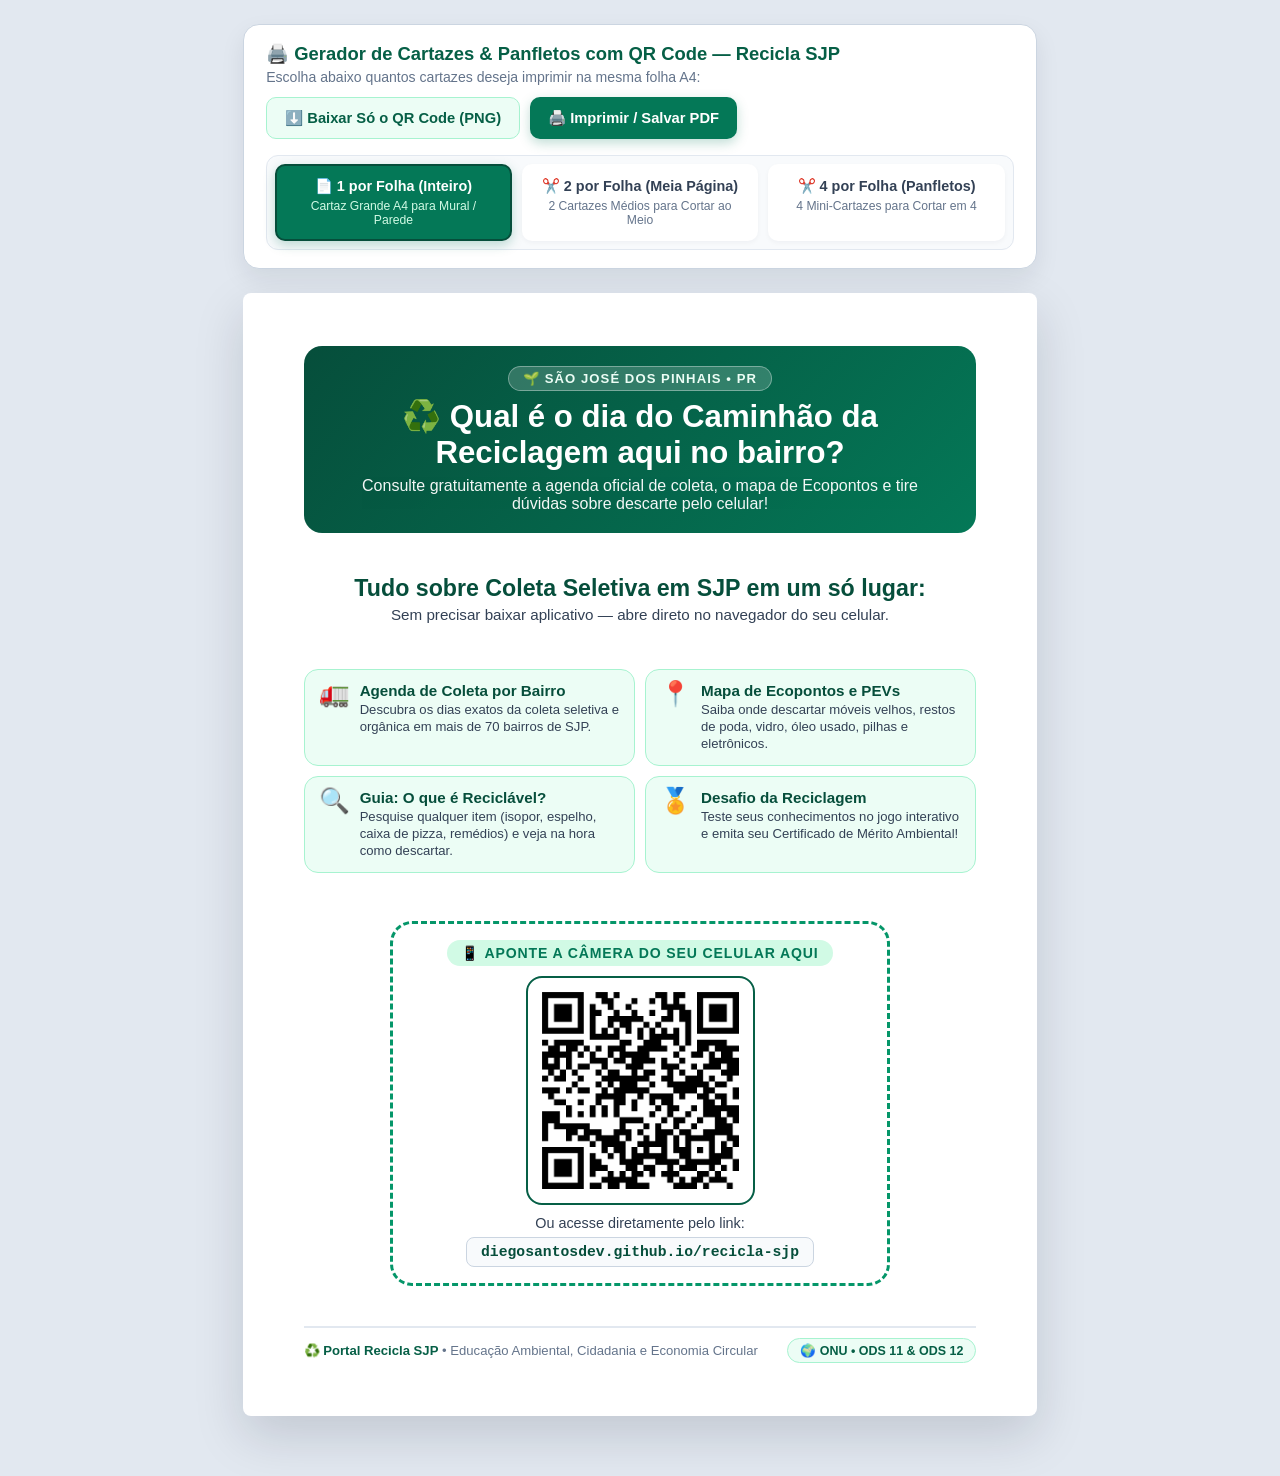
<file: cartaz-qrcode.html>
<!DOCTYPE html>
<html lang="pt-BR">
<head>
    <meta charset="UTF-8">
    <meta name="viewport" content="width=device-width, initial-scale=1.0">
    <title>Central de Cartazes & Panfletos com QR Code | Recicla SJP</title>
    <style>
        :root {
            --emerald-900: #064e3b;
            --emerald-800: #065f46;
            --emerald-700: #047857;
            --emerald-600: #059669;
            --emerald-500: #10b981;
            --emerald-100: #d1fae5;
            --emerald-50: #ecfdf5;
            --slate-900: #0f172a;
            --slate-700: #334155;
            --slate-500: #64748b;
        }

        * {
            box-sizing: border-box;
            margin: 0;
            padding: 0;
            -webkit-print-color-adjust: exact !important;
            print-color-adjust: exact !important;
        }

        body {
            font-family: -apple-system, BlinkMacSystemFont, "Segoe UI", Roboto, Helvetica, Arial, sans-serif;
            background: #e2e8f0;
            color: var(--slate-900);
            padding: 24px 16px 60px;
            display: flex;
            flex-direction: column;
            align-items: center;
        }

        /* =========================================
           PAINEL DE CONTROLE (NÃO SAI NA IMPRESSÃO)
           ========================================= */
        .painel-controle {
            max-width: 210mm;
            width: 100%;
            background: #ffffff;
            border: 1px solid #cbd5e1;
            border-radius: 16px;
            padding: 18px 22px;
            margin-bottom: 24px;
            box-shadow: 0 10px 25px rgba(15, 23, 42, 0.08);
            display: flex;
            flex-direction: column;
            gap: 16px;
        }

        .painel-topo {
            display: flex;
            flex-wrap: wrap;
            align-items: center;
            justify-content: space-between;
            gap: 12px;
        }

        .painel-info h1 {
            font-size: 1.15rem;
            color: var(--emerald-800);
            margin-bottom: 4px;
        }

        .painel-info p {
            font-size: 0.88rem;
            color: var(--slate-500);
        }

        .painel-botoes {
            display: flex;
            flex-wrap: wrap;
            gap: 10px;
        }

        .seletor-layout {
            display: grid;
            grid-template-columns: repeat(3, 1fr);
            gap: 10px;
            background: #f8fafc;
            padding: 8px;
            border-radius: 12px;
            border: 1px solid #e2e8f0;
        }

        .btn-layout {
            border: 2px solid transparent;
            background: #ffffff;
            color: var(--slate-700);
            border-radius: 10px;
            padding: 12px 14px;
            font-size: 0.9rem;
            font-weight: 700;
            cursor: pointer;
            display: flex;
            flex-direction: column;
            align-items: center;
            gap: 4px;
            text-align: center;
            transition: all 0.15s ease;
            box-shadow: 0 2px 5px rgba(15, 23, 42, 0.04);
        }

        .btn-layout small {
            font-weight: 500;
            font-size: 0.76rem;
            color: var(--slate-500);
        }

        .btn-layout:hover {
            border-color: #a7f3d0;
            background: var(--emerald-50);
        }

        .btn-layout.ativo {
            background: var(--emerald-700);
            color: #ffffff;
            border-color: var(--emerald-900);
            box-shadow: 0 4px 12px rgba(4, 120, 87, 0.25);
        }

        .btn-layout.ativo small {
            color: #d1fae5;
        }

        .btn {
            border: none;
            border-radius: 10px;
            padding: 11px 18px;
            font-size: 0.92rem;
            font-weight: 700;
            cursor: pointer;
            display: inline-flex;
            align-items: center;
            gap: 8px;
            text-decoration: none;
            transition: transform 0.15s ease, box-shadow 0.15s ease;
        }

        .btn:hover {
            transform: translateY(-1px);
        }

        .btn-imprimir {
            background: var(--emerald-700);
            color: #ffffff;
            box-shadow: 0 4px 12px rgba(4, 120, 87, 0.25);
        }

        .btn-qr {
            background: var(--emerald-50);
            color: var(--emerald-800);
            border: 1px solid #a7f3d0;
        }

        /* =========================================
           FOLHA A4 BASE
           ========================================= */
        .folha-a4 {
            width: 210mm;
            height: 297mm;
            background: #ffffff;
            border-radius: 8px;
            box-shadow: 0 20px 50px rgba(15, 23, 42, 0.15);
            position: relative;
            overflow: hidden;
            display: none;
        }

        .folha-a4.ativo {
            display: flex;
        }

        /* =========================================
           MODO 1: 1 CARTAZ INTEIRO POR FOLHA (A4)
           ========================================= */
        .folha-1up {
            padding: 14mm 16mm;
            flex-direction: column;
            justify-content: space-between;
        }

        .faixa-topo {
            background: linear-gradient(135deg, var(--emerald-900), var(--emerald-700));
            color: #ffffff;
            padding: 20px 24px;
            border-radius: 18px;
            text-align: center;
        }

        .badge-cidade {
            display: inline-block;
            background: rgba(255, 255, 255, 0.18);
            border: 1px solid rgba(255, 255, 255, 0.35);
            color: #ecfdf5;
            font-size: 0.82rem;
            font-weight: 700;
            letter-spacing: 0.08em;
            text-transform: uppercase;
            padding: 4px 14px;
            border-radius: 999px;
            margin-bottom: 8px;
        }

        .faixa-topo h2 {
            font-size: 1.95rem;
            line-height: 1.15;
            font-weight: 800;
            margin-bottom: 6px;
        }

        .faixa-topo p {
            font-size: 1rem;
            opacity: 0.95;
            max-width: 560px;
            margin: 0 auto;
        }

        .chamada-central {
            text-align: center;
            margin: 10px 0 6px;
        }

        .chamada-central h3 {
            font-size: 1.45rem;
            color: var(--emerald-900);
            margin-bottom: 4px;
        }

        .chamada-central p {
            font-size: 0.95rem;
            color: var(--slate-700);
        }

        .beneficios-grid {
            display: grid;
            grid-template-columns: repeat(2, 1fr);
            gap: 10px;
            margin: 8px 0;
        }

        .beneficio-card {
            background: var(--emerald-50);
            border: 1.5px solid #a7f3d0;
            border-radius: 14px;
            padding: 12px 14px;
            display: flex;
            align-items: flex-start;
            gap: 10px;
        }

        .beneficio-icone {
            font-size: 1.55rem;
            line-height: 1;
            flex-shrink: 0;
        }

        .beneficio-texto strong {
            display: block;
            font-size: 0.95rem;
            color: var(--emerald-900);
            margin-bottom: 2px;
        }

        .beneficio-texto span {
            font-size: 0.82rem;
            color: var(--slate-700);
            line-height: 1.32;
            display: block;
        }

        .qr-box-destaque {
            background: #ffffff;
            border: 3px dashed var(--emerald-600);
            border-radius: 22px;
            padding: 16px 22px;
            margin: 8px auto;
            width: 100%;
            max-width: 500px;
            display: flex;
            flex-direction: column;
            align-items: center;
            text-align: center;
        }

        .qr-instrucao-topo {
            font-size: 0.88rem;
            font-weight: 800;
            text-transform: uppercase;
            letter-spacing: 0.06em;
            color: var(--emerald-700);
            background: var(--emerald-100);
            padding: 5px 14px;
            border-radius: 999px;
            margin-bottom: 10px;
        }

        .qr-moldura {
            background: #ffffff;
            padding: 10px;
            border-radius: 16px;
            border: 2px solid var(--emerald-800);
            display: inline-flex;
            align-items: center;
            justify-content: center;
            margin-bottom: 10px;
        }

        .qr-moldura img {
            width: 205px;
            height: 205px;
            display: block;
        }

        .qr-url-box {
            background: #f8fafc;
            border: 1px solid #cbd5e1;
            border-radius: 8px;
            padding: 6px 14px;
            font-family: ui-monospace, SFMono-Regular, Menlo, Monaco, Consolas, monospace;
            font-size: 0.92rem;
            font-weight: 700;
            color: var(--emerald-900);
            margin-top: 3px;
        }

        .rodape-cartaz {
            border-top: 2px solid #e2e8f0;
            padding-top: 10px;
            display: flex;
            align-items: center;
            justify-content: space-between;
            font-size: 0.82rem;
            color: var(--slate-500);
        }

        .rodape-cartaz strong {
            color: var(--emerald-800);
        }

        .ods-pill {
            background: var(--emerald-50);
            color: var(--emerald-800);
            border: 1px solid #a7f3d0;
            padding: 4px 12px;
            border-radius: 999px;
            font-weight: 700;
            font-size: 0.78rem;
        }

        /* =========================================
           MODO 2: 2 CARTAZES POR FOLHA (MEIA PÁGINA A5)
           ========================================= */
        .folha-2up {
            flex-direction: column;
            justify-content: space-between;
        }

        .metade-a5 {
            height: 148.5mm;
            width: 100%;
            padding: 10mm 14mm;
            display: flex;
            flex-direction: column;
            justify-content: space-between;
            position: relative;
        }

        .metade-a5:first-child {
            border-bottom: 2px dashed #94a3b8;
        }

        .etiqueta-corte-horizontal {
            position: absolute;
            bottom: -10px;
            left: 50%;
            transform: translateX(-50%);
            background: #ffffff;
            padding: 0 10px;
            font-size: 0.72rem;
            font-weight: 700;
            color: #64748b;
            letter-spacing: 0.06em;
            text-transform: uppercase;
            z-index: 5;
        }

        .a5-header {
            background: linear-gradient(135deg, var(--emerald-900), var(--emerald-700));
            color: #ffffff;
            padding: 12px 18px;
            border-radius: 14px;
            display: flex;
            align-items: center;
            justify-content: space-between;
            gap: 12px;
        }

        .a5-header-texto h2 {
            font-size: 1.32rem;
            font-weight: 800;
            line-height: 1.2;
            margin-bottom: 3px;
        }

        .a5-header-texto p {
            font-size: 0.82rem;
            opacity: 0.92;
        }

        .a5-badge {
            background: rgba(255, 255, 255, 0.2);
            border: 1px solid rgba(255, 255, 255, 0.4);
            color: #ffffff;
            padding: 5px 12px;
            border-radius: 999px;
            font-size: 0.75rem;
            font-weight: 800;
            white-space: nowrap;
        }

        .a5-corpo {
            display: grid;
            grid-template-columns: 1.25fr 0.95fr;
            gap: 14px;
            align-items: center;
            margin: 8px 0;
        }

        .a5-lista-beneficios {
            display: flex;
            flex-direction: column;
            gap: 8px;
        }

        .a5-item {
            background: var(--emerald-50);
            border: 1px solid #a7f3d0;
            border-radius: 10px;
            padding: 8px 12px;
            display: flex;
            align-items: flex-start;
            gap: 10px;
        }

        .a5-item-icone {
            font-size: 1.3rem;
            line-height: 1;
        }

        .a5-item strong {
            display: block;
            font-size: 0.86rem;
            color: var(--emerald-900);
        }

        .a5-item span {
            font-size: 0.76rem;
            color: var(--slate-700);
            line-height: 1.25;
            display: block;
        }

        .a5-qr-card {
            border: 2.5px dashed var(--emerald-600);
            border-radius: 16px;
            padding: 10px 12px;
            display: flex;
            flex-direction: column;
            align-items: center;
            text-align: center;
            background: #ffffff;
        }

        .a5-qr-tag {
            background: var(--emerald-100);
            color: var(--emerald-800);
            font-size: 0.72rem;
            font-weight: 800;
            text-transform: uppercase;
            padding: 3px 10px;
            border-radius: 999px;
            margin-bottom: 6px;
        }

        .a5-qr-card img {
            width: 138px;
            height: 138px;
            border: 2px solid var(--emerald-800);
            border-radius: 12px;
            padding: 6px;
            background: #ffffff;
            margin-bottom: 6px;
        }

        .a5-qr-url {
            font-family: ui-monospace, SFMono-Regular, Menlo, Monaco, Consolas, monospace;
            font-size: 0.74rem;
            font-weight: 700;
            color: var(--emerald-900);
            background: #f8fafc;
            border: 1px solid #cbd5e1;
            padding: 4px 8px;
            border-radius: 6px;
            width: 100%;
        }

        .a5-rodape {
            border-top: 1.5px solid #e2e8f0;
            padding-top: 6px;
            display: flex;
            justify-content: space-between;
            align-items: center;
            font-size: 0.74rem;
            color: var(--slate-500);
        }

        /* =========================================
           MODO 3: 4 PANFLETOS POR FOLHA (GRADE 2x2 A6)
           ========================================= */
        .folha-4up {
            display: none;
            grid-template-columns: repeat(2, 105mm);
            grid-template-rows: repeat(2, 148.5mm);
            width: 210mm;
            height: 297mm;
        }

        .folha-4up.ativo {
            display: grid;
        }

        .quarto-a6 {
            width: 105mm;
            height: 148.5mm;
            padding: 7mm 7.5mm;
            display: flex;
            flex-direction: column;
            justify-content: space-between;
            position: relative;
        }

        /* Linhas tracejadas de corte em cruz (2x2) */
        .quarto-a6:nth-child(1) {
            border-right: 1.8px dashed #94a3b8;
            border-bottom: 1.8px dashed #94a3b8;
        }
        .quarto-a6:nth-child(2) {
            border-bottom: 1.8px dashed #94a3b8;
        }
        .quarto-a6:nth-child(3) {
            border-right: 1.8px dashed #94a3b8;
        }

        .a6-topo {
            background: linear-gradient(135deg, var(--emerald-900), var(--emerald-700));
            color: #ffffff;
            padding: 9px 11px;
            border-radius: 12px;
            text-align: center;
        }

        .a6-badge {
            display: inline-block;
            font-size: 0.64rem;
            font-weight: 800;
            text-transform: uppercase;
            letter-spacing: 0.05em;
            background: rgba(255, 255, 255, 0.2);
            padding: 2px 8px;
            border-radius: 999px;
            margin-bottom: 4px;
        }

        .a6-topo h2 {
            font-size: 0.98rem;
            line-height: 1.18;
            font-weight: 800;
        }

        .a6-features {
            display: grid;
            grid-template-columns: 1fr 1fr;
            gap: 5px;
            margin: 5px 0;
        }

        .a6-feat {
            background: var(--emerald-50);
            border: 1px solid #a7f3d0;
            border-radius: 8px;
            padding: 5px 7px;
            font-size: 0.68rem;
            line-height: 1.2;
            color: var(--slate-700);
        }

        .a6-feat strong {
            display: block;
            color: var(--emerald-900);
            font-size: 0.72rem;
            margin-bottom: 1px;
        }

        .a6-qr-box {
            border: 2px dashed var(--emerald-600);
            border-radius: 14px;
            padding: 8px;
            display: flex;
            flex-direction: column;
            align-items: center;
            text-align: center;
            background: #ffffff;
        }

        .a6-qr-cta {
            background: var(--emerald-100);
            color: var(--emerald-800);
            font-size: 0.65rem;
            font-weight: 800;
            text-transform: uppercase;
            padding: 2px 9px;
            border-radius: 999px;
            margin-bottom: 5px;
        }

        .a6-qr-box img {
            width: 118px;
            height: 118px;
            border: 1.5px solid var(--emerald-800);
            border-radius: 10px;
            padding: 4px;
            background: #ffffff;
            margin-bottom: 4px;
        }

        .a6-url {
            font-family: ui-monospace, SFMono-Regular, Menlo, Monaco, Consolas, monospace;
            font-size: 0.66rem;
            font-weight: 700;
            color: var(--emerald-900);
            background: #f8fafc;
            border: 1px solid #cbd5e1;
            padding: 3px 6px;
            border-radius: 5px;
            width: 100%;
        }

        .a6-rodape {
            border-top: 1px solid #e2e8f0;
            padding-top: 4px;
            display: flex;
            justify-content: space-between;
            align-items: center;
            font-size: 0.64rem;
            color: var(--slate-500);
        }

        @page {
            size: A4 portrait;
            margin: 0;
        }

        @media print {
            html, body {
                width: 210mm;
                height: 297mm;
                background: #ffffff;
                padding: 0;
                margin: 0;
            }
            .painel-controle {
                display: none !important;
            }
            .folha-a4 {
                box-shadow: none;
                border: none;
                border-radius: 0;
                width: 210mm;
                height: 297mm;
                page-break-after: avoid;
                page-break-inside: avoid;
                break-inside: avoid;
            }
        }
    </style>
</head>
<body>

    <!-- PAINEL DE CONTROLE (SÓ APARECE NA TELA, SOME NA IMPRESSÃO) -->
    <div class="painel-controle">
        <div class="painel-topo">
            <div class="painel-info">
                <h1>🖨️ Gerador de Cartazes &amp; Panfletos com QR Code — Recicla SJP</h1>
                <p>Escolha abaixo quantos cartazes deseja imprimir na mesma folha A4:</p>
            </div>
            <div class="painel-botoes">
                <a class="btn btn-qr" href="qrcode-recicla-sjp.png" download="qrcode-recicla-sjp.png">
                    ⬇️ Baixar Só o QR Code (PNG)
                </a>
                <button type="button" class="btn btn-imprimir" onclick="window.print()">
                    🖨️ Imprimir / Salvar PDF
                </button>
            </div>
        </div>

        <div class="seletor-layout" role="tablist" aria-label="Escolha o tamanho do cartaz">
            <button type="button" class="btn-layout ativo" id="btn-modo-1" onclick="selecionarModo(1)">
                <span>📄 1 por Folha (Inteiro)</span>
                <small>Cartaz Grande A4 para Mural / Parede</small>
            </button>
            <button type="button" class="btn-layout" id="btn-modo-2" onclick="selecionarModo(2)">
                <span>✂️ 2 por Folha (Meia Página)</span>
                <small>2 Cartazes Médios para Cortar ao Meio</small>
            </button>
            <button type="button" class="btn-layout" id="btn-modo-4" onclick="selecionarModo(4)">
                <span>✂️ 4 por Folha (Panfletos)</span>
                <small>4 Mini-Cartazes para Cortar em 4</small>
            </button>
        </div>
    </div>

    <!-- =======================================================
         OPÇÃO 1: 1 CARTAZ INTEIRO POR PÁGINA A4
         ======================================================= -->
    <article id="folha-1" class="folha-a4 folha-1up ativo" aria-label="1 Cartaz A4 Inteiro">
        <header class="faixa-topo">
            <span class="badge-cidade">🌱 São José dos Pinhais • PR</span>
            <h2>♻️ Qual é o dia do Caminhão da Reciclagem aqui no bairro?</h2>
            <p>Consulte gratuitamente a agenda oficial de coleta, o mapa de Ecopontos e tire dúvidas sobre descarte pelo celular!</p>
        </header>

        <section class="chamada-central">
            <h3>Tudo sobre Coleta Seletiva em SJP em um só lugar:</h3>
            <p>Sem precisar baixar aplicativo — abre direto no navegador do seu celular.</p>
        </section>

        <section class="beneficios-grid">
            <div class="beneficio-card">
                <div class="beneficio-icone">🚛</div>
                <div class="beneficio-texto">
                    <strong>Agenda de Coleta por Bairro</strong>
                    <span>Descubra os dias exatos da coleta seletiva e orgânica em mais de 70 bairros de SJP.</span>
                </div>
            </div>
            <div class="beneficio-card">
                <div class="beneficio-icone">📍</div>
                <div class="beneficio-texto">
                    <strong>Mapa de Ecopontos e PEVs</strong>
                    <span>Saiba onde descartar móveis velhos, restos de poda, vidro, óleo usado, pilhas e eletrônicos.</span>
                </div>
            </div>
            <div class="beneficio-card">
                <div class="beneficio-icone">🔍</div>
                <div class="beneficio-texto">
                    <strong>Guia: O que é Reciclável?</strong>
                    <span>Pesquise qualquer item (isopor, espelho, caixa de pizza, remédios) e veja na hora como descartar.</span>
                </div>
            </div>
            <div class="beneficio-card">
                <div class="beneficio-icone">🏅</div>
                <div class="beneficio-texto">
                    <strong>Desafio da Reciclagem</strong>
                    <span>Teste seus conhecimentos no jogo interativo e emita seu Certificado de Mérito Ambiental!</span>
                </div>
            </div>
        </section>

        <section class="qr-box-destaque">
            <span class="qr-instrucao-topo">📱 Aponte a câmera do seu celular aqui</span>
            <div class="qr-moldura">
                <img class="img-qr-oficial" src="qrcode-recicla-sjp.png"
                     onerror="this.onerror=null; this.src='https://api.qrserver.com/v1/create-qr-code/?size=600x600&ecc=M&margin=8&data=https%3A%2F%2Fdiegosantosdev.github.io%2Frecicla-sjp%2F';"
                     alt="QR Code Recicla SJP">
            </div>
            <p style="font-size: 0.9rem; color: #334155; margin-bottom: 3px;">Ou acesse diretamente pelo link:</p>
            <div class="qr-url-box">diegosantosdev.github.io/recicla-sjp</div>
        </section>

        <footer class="rodape-cartaz">
            <div>
                <strong>♻️ Portal Recicla SJP</strong> • Educação Ambiental, Cidadania e Economia Circular
            </div>
            <span class="ods-pill">🌍 ONU • ODS 11 &amp; ODS 12</span>
        </footer>
    </article>

    <!-- =======================================================
         OPÇÃO 2: 2 CARTAZES POR FOLHA (CORTAR AO MEIO)
         ======================================================= -->
    <article id="folha-2" class="folha-a4 folha-2up" aria-label="2 Cartazes por Folha A4">
        <!-- Cartaz Superior (1 de 2) -->
        <div class="metade-a5">
            <header class="a5-header">
                <div class="a5-header-texto">
                    <h2>♻️ Qual é o dia da Reciclagem aqui no bairro?</h2>
                    <p>Agenda de coleta seletiva, mapa de Ecopontos e guia de descarte em São José dos Pinhais!</p>
                </div>
                <span class="a5-badge">🌱 Recicla SJP</span>
            </header>

            <div class="a5-corpo">
                <div class="a5-lista-beneficios">
                    <div class="a5-item">
                        <span class="a5-item-icone">🚛</span>
                        <div>
                            <strong>Agenda de Coleta (+70 Bairros de SJP)</strong>
                            <span>Consulte os dias exatos do caminhão de recicláveis e orgânicos na sua rua.</span>
                        </div>
                    </div>
                    <div class="a5-item">
                        <span class="a5-item-icone">📍</span>
                        <div>
                            <strong>Mapa Interativo de Ecopontos e PEVs</strong>
                            <span>Saiba onde entregar móveis velhos, entulho, óleo de cozinha, vidro e pilhas.</span>
                        </div>
                    </div>
                    <div class="a5-item">
                        <span class="a5-item-icone">🔍</span>
                        <div>
                            <strong>Guia Rápido &amp; Quiz com Certificado</strong>
                            <span>Tire dúvidas sobre qualquer resíduo e teste seus conhecimentos ambientais!</span>
                        </div>
                    </div>
                </div>

                <div class="a5-qr-card">
                    <span class="a5-qr-tag">📱 Aponte a Câmera</span>
                    <img src="qrcode-recicla-sjp.png"
                         onerror="this.onerror=null; this.src='https://api.qrserver.com/v1/create-qr-code/?size=500x500&ecc=M&margin=8&data=https%3A%2F%2Fdiegosantosdev.github.io%2Frecicla-sjp%2F';"
                         alt="QR Code Recicla SJP">
                    <div class="a5-qr-url">diegosantosdev.github.io/recicla-sjp</div>
                </div>
            </div>

            <footer class="a5-rodape">
                <span><strong>♻️ Portal Recicla SJP</strong> • Acesso gratuito pelo celular (sem baixar app)</span>
                <span>🌍 ODS 11 &amp; 12 • ONU</span>
            </footer>

            <span class="etiqueta-corte-horizontal">✂️ Corte aqui ao meio ✂️</span>
        </div>

        <!-- Cartaz Inferior (2 de 2) -->
        <div class="metade-a5">
            <header class="a5-header">
                <div class="a5-header-texto">
                    <h2>♻️ Qual é o dia da Reciclagem aqui no bairro?</h2>
                    <p>Agenda de coleta seletiva, mapa de Ecopontos e guia de descarte em São José dos Pinhais!</p>
                </div>
                <span class="a5-badge">🌱 Recicla SJP</span>
            </header>

            <div class="a5-corpo">
                <div class="a5-lista-beneficios">
                    <div class="a5-item">
                        <span class="a5-item-icone">🚛</span>
                        <div>
                            <strong>Agenda de Coleta (+70 Bairros de SJP)</strong>
                            <span>Consulte os dias exatos do caminhão de recicláveis e orgânicos na sua rua.</span>
                        </div>
                    </div>
                    <div class="a5-item">
                        <span class="a5-item-icone">📍</span>
                        <div>
                            <strong>Mapa Interativo de Ecopontos e PEVs</strong>
                            <span>Saiba onde entregar móveis velhos, entulho, óleo de cozinha, vidro e pilhas.</span>
                        </div>
                    </div>
                    <div class="a5-item">
                        <span class="a5-item-icone">🔍</span>
                        <div>
                            <strong>Guia Rápido &amp; Quiz com Certificado</strong>
                            <span>Tire dúvidas sobre qualquer resíduo e teste seus conhecimentos ambientais!</span>
                        </div>
                    </div>
                </div>

                <div class="a5-qr-card">
                    <span class="a5-qr-tag">📱 Aponte a Câmera</span>
                    <img src="qrcode-recicla-sjp.png"
                         onerror="this.onerror=null; this.src='https://api.qrserver.com/v1/create-qr-code/?size=500x500&ecc=M&margin=8&data=https%3A%2F%2Fdiegosantosdev.github.io%2Frecicla-sjp%2F';"
                         alt="QR Code Recicla SJP">
                    <div class="a5-qr-url">diegosantosdev.github.io/recicla-sjp</div>
                </div>
            </div>

            <footer class="a5-rodape">
                <span><strong>♻️ Portal Recicla SJP</strong> • Acesso gratuito pelo celular (sem baixar app)</span>
                <span>🌍 ODS 11 &amp; 12 • ONU</span>
            </footer>
        </div>
    </article>

    <!-- =======================================================
         OPÇÃO 3: 4 CARTAZES POR FOLHA (CORTAR EM 4 - 2x2)
         ======================================================= -->
    <article id="folha-4" class="folha-a4 folha-4up" aria-label="4 Panfletos por Folha A4">
        <!-- Panfleto 1 -->
        <div class="quarto-a6">
            <header class="a6-topo">
                <span class="a6-badge">🌱 São José dos Pinhais • PR</span>
                <h2>♻️ Qual é o dia da Coleta Seletiva no seu bairro?</h2>
            </header>
            <div class="a6-features">
                <div class="a6-feat"><strong>🚛 Agenda SJP</strong>Dias do caminhão em +70 bairros.</div>
                <div class="a6-feat"><strong>📍 Ecopontos</strong>Onde levar móveis, vidro e óleo.</div>
                <div class="a6-feat"><strong>🔍 O que Reciclar</strong>Tire dúvidas de descarte na hora.</div>
                <div class="a6-feat"><strong>🏅 Quiz Ambiental</strong>Jogue e ganhe seu Certificado!</div>
            </div>
            <div class="a6-qr-box">
                <span class="a6-qr-cta">📱 Escaneie o QR Code</span>
                <img src="qrcode-recicla-sjp.png"
                     onerror="this.onerror=null; this.src='https://api.qrserver.com/v1/create-qr-code/?size=400x400&ecc=M&margin=6&data=https%3A%2F%2Fdiegosantosdev.github.io%2Frecicla-sjp%2F';"
                     alt="QR Code Recicla SJP">
                <div class="a6-url">diegosantosdev.github.io/recicla-sjp</div>
            </div>
            <footer class="a6-rodape">
                <strong>♻️ Portal Recicla SJP</strong>
                <span>Grátis • Sem baixar app</span>
            </footer>
        </div>

        <!-- Panfleto 2 -->
        <div class="quarto-a6">
            <header class="a6-topo">
                <span class="a6-badge">🌱 São José dos Pinhais • PR</span>
                <h2>♻️ Qual é o dia da Coleta Seletiva no seu bairro?</h2>
            </header>
            <div class="a6-features">
                <div class="a6-feat"><strong>🚛 Agenda SJP</strong>Dias do caminhão em +70 bairros.</div>
                <div class="a6-feat"><strong>📍 Ecopontos</strong>Onde levar móveis, vidro e óleo.</div>
                <div class="a6-feat"><strong>🔍 O que Reciclar</strong>Tire dúvidas de descarte na hora.</div>
                <div class="a6-feat"><strong>🏅 Quiz Ambiental</strong>Jogue e ganhe seu Certificado!</div>
            </div>
            <div class="a6-qr-box">
                <span class="a6-qr-cta">📱 Escaneie o QR Code</span>
                <img src="qrcode-recicla-sjp.png"
                     onerror="this.onerror=null; this.src='https://api.qrserver.com/v1/create-qr-code/?size=400x400&ecc=M&margin=6&data=https%3A%2F%2Fdiegosantosdev.github.io%2Frecicla-sjp%2F';"
                     alt="QR Code Recicla SJP">
                <div class="a6-url">diegosantosdev.github.io/recicla-sjp</div>
            </div>
            <footer class="a6-rodape">
                <strong>♻️ Portal Recicla SJP</strong>
                <span>Grátis • Sem baixar app</span>
            </footer>
        </div>

        <!-- Panfleto 3 -->
        <div class="quarto-a6">
            <header class="a6-topo">
                <span class="a6-badge">🌱 São José dos Pinhais • PR</span>
                <h2>♻️ Qual é o dia da Coleta Seletiva no seu bairro?</h2>
            </header>
            <div class="a6-features">
                <div class="a6-feat"><strong>🚛 Agenda SJP</strong>Dias do caminhão em +70 bairros.</div>
                <div class="a6-feat"><strong>📍 Ecopontos</strong>Onde levar móveis, vidro e óleo.</div>
                <div class="a6-feat"><strong>🔍 O que Reciclar</strong>Tire dúvidas de descarte na hora.</div>
                <div class="a6-feat"><strong>🏅 Quiz Ambiental</strong>Jogue e ganhe seu Certificado!</div>
            </div>
            <div class="a6-qr-box">
                <span class="a6-qr-cta">📱 Escaneie o QR Code</span>
                <img src="qrcode-recicla-sjp.png"
                     onerror="this.onerror=null; this.src='https://api.qrserver.com/v1/create-qr-code/?size=400x400&ecc=M&margin=6&data=https%3A%2F%2Fdiegosantosdev.github.io%2Frecicla-sjp%2F';"
                     alt="QR Code Recicla SJP">
                <div class="a6-url">diegosantosdev.github.io/recicla-sjp</div>
            </div>
            <footer class="a6-rodape">
                <strong>♻️ Portal Recicla SJP</strong>
                <span>Grátis • Sem baixar app</span>
            </footer>
        </div>

        <!-- Panfleto 4 -->
        <div class="quarto-a6">
            <header class="a6-topo">
                <span class="a6-badge">🌱 São José dos Pinhais • PR</span>
                <h2>♻️ Qual é o dia da Coleta Seletiva no seu bairro?</h2>
            </header>
            <div class="a6-features">
                <div class="a6-feat"><strong>🚛 Agenda SJP</strong>Dias do caminhão em +70 bairros.</div>
                <div class="a6-feat"><strong>📍 Ecopontos</strong>Onde levar móveis, vidro e óleo.</div>
                <div class="a6-feat"><strong>🔍 O que Reciclar</strong>Tire dúvidas de descarte na hora.</div>
                <div class="a6-feat"><strong>🏅 Quiz Ambiental</strong>Jogue e ganhe seu Certificado!</div>
            </div>
            <div class="a6-qr-box">
                <span class="a6-qr-cta">📱 Escaneie o QR Code</span>
                <img src="qrcode-recicla-sjp.png"
                     onerror="this.onerror=null; this.src='https://api.qrserver.com/v1/create-qr-code/?size=400x400&ecc=M&margin=6&data=https%3A%2F%2Fdiegosantosdev.github.io%2Frecicla-sjp%2F';"
                     alt="QR Code Recicla SJP">
                <div class="a6-url">diegosantosdev.github.io/recicla-sjp</div>
            </div>
            <footer class="a6-rodape">
                <strong>♻️ Portal Recicla SJP</strong>
                <span>Grátis • Sem baixar app</span>
            </footer>
        </div>
    </article>

    <script>
        function selecionarModo(qtd) {
            [1, 2, 4].forEach(n => {
                document.getElementById('folha-' + n).classList.toggle('ativo', n === qtd);
                document.getElementById('btn-modo-' + n).classList.toggle('ativo', n === qtd);
            });
        }
    </script>
</body>
</html>
</file>
